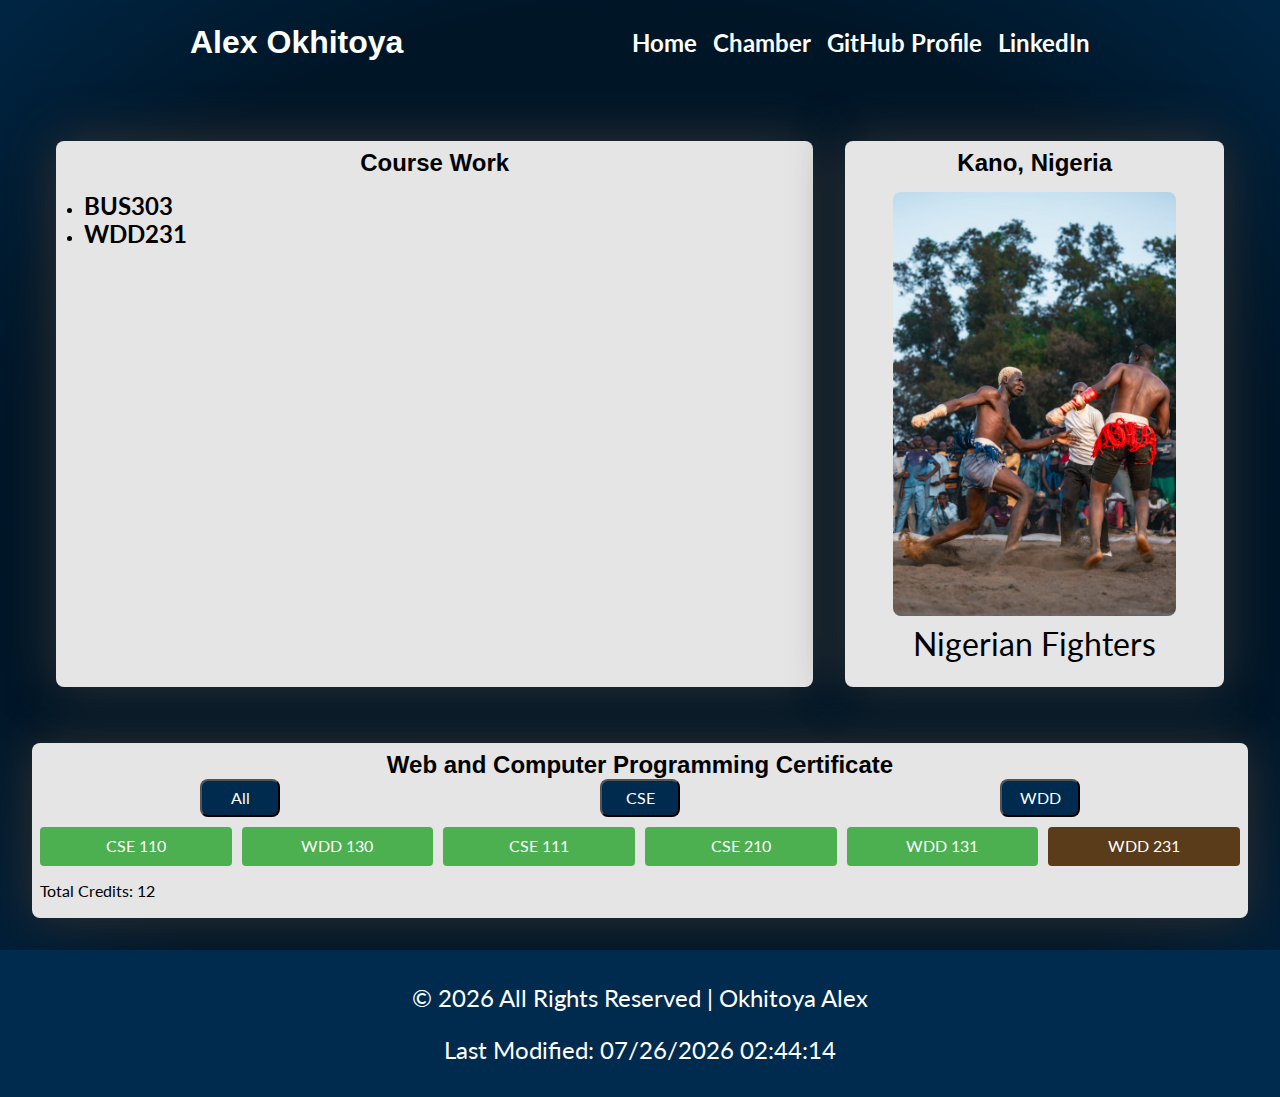
<file: index.html>
<!DOCTYPE html>
<html lang="en">
  <head>
    <meta charset="UTF-8">
    <meta name="viewport" content="width=device-width, initial-scale=1.0">
    <meta name="description" content="Alex Okhitoya's WDD231 Homepage">
    <meta name="author" content="Alex Okhitoya">
    <meta
      name="keywords"
      content="Homepage, WDD231, Alex Okhitoya, nav menu, course, certificate, Nigeria, boxing, fighters, Kano, Web and Computer Programming Certificate, CSE, WDD, CSE 110, WDD 130, CSE 111, CSE 210, WDD 131, WDD 231"
    />
    <script src="scripts/homepage.js" defer></script>
    <script src="scripts/getdates.js" defer></script>
    <link
      href="https://fonts.googleapis.com/css2?family=Lato:ital,wght@0,100;0,300;0,400;0,700;0,900;1,100;1,300;1,400;1,700;1,900&family=Roboto:ital,wght@0,100;0,300;0,400;0,500;0,700;0,900;1,100;1,300;1,400;1,500;1,700;1,900&family=Sansita:ital,wght@0,400;0,700;0,800;0,900;1,400;1,700;1,800;1,900&display=swap"
      rel="stylesheet"
    />
    <link rel="stylesheet" href="styles/normalize.css" />
    <link rel="stylesheet" href="styles/homepage.css" />
    <link rel="preconnect" href="https://fonts.googleapis.com" />
    <link rel="preconnect" href="https://fonts.gstatic.com" crossorigin />
    
    <title>WDD231 | Homepage - Alex Okhitoya</title>
  </head>
  <body>
    <header class="topnav wrapper">
      <div class="name">
        <h1>Alex Okhitoya</h1>
      </div>
      <nav>
        <button
          id="btnOpen"
          class="topnav_open"
          aria-expanded="false"
          aria-label="Open Navigation Menu"
        >
          <img
            src="images/hamburger.svg"
            alt="Open Menu"
            width="40"
            height="40"
          />
        </button>
        <div class="topnav_menu" role="dialog" aria-label="Navigation Menu">
          <button
            id="btnClose"
            class="topnav_close"
            aria-label="Close Navigation Menu"
          >
            <img
              src="images/close.svg"
              alt="Close Menu"
              width="28"
              height="27"
            />
          </button>
          <ul class="topnav_links">
            <li class="topnav_item">
              <a href="index.html" class="topnav_link">Home</a>
            </li>
            <li class="topnav_item">
              <a href="#" class="topnav_link">Chamber</a>
            </li>
            <li class="topnav_item">
              <a href="https://github.com/lexmanthefirst" class="topnav_link"
                >GitHub Profile</a
              >
            </li>
            <li class="topnav_item">
              <a
                href="https://linkedin.com/in/alex-okhitoya"
                class="topnav_link"
                >LinkedIn</a
              >
            </li>
          </ul>
        </div>
      </nav>
    </header>
    <main>
      <section class="main">
        <div class="coursework" aria-labelledby="coursework-heading">
          <h2 id="coursework-heading">Course Work</h2>
          <ul id="coursework-list">
            <li><a href="#">BUS303</a></li>
            <li><a href="#">WDD231</a></li>
          </ul>
        </div>

        <div class="location" aria-labelledby="location-heading">
          <h2 id="location-heading">Kano, Nigeria</h2>
          <figure>
            <picture>
              <source
                srcset="images/naija-boxing-medium.jpg"
                media="(max-width: 600px)"
              />
              <source
                srcset="images/naija-boxing-small.jpg"
                media="(min-width: 601px)"
              />
              <img
                src="images/naija-boxing-small.jpg"
                width="323"
                height="423"
                alt="Two Nigerians in a boxing contest"
              />
            </picture>
            <figcaption>Nigerian Fighters</figcaption>
          </figure>
        </div>
      </section>

      <section class="certificate" aria-labelledby="certificate-heading">
        <h2 id="certificate-heading">
          Web and Computer Programming Certificate
        </h2>
        <div class="buttons" role="group" aria-label="Course Filter Buttons">
          <button data-filter="all">All</button>
          <button data-filter="CSE">CSE</button>
          <button data-filter="WDD">WDD</button>
        </div>
        <div class="courses" aria-live="polite" id="course-list"></div>
        <p id="credit-count"></p>
      </section>
      <div class="overlay"></div>
      <dialog id="course-details"></dialog>
    </main>
    <footer>
      <p id="copywrite"></p>
      <p id="modified"></p>
    </footer>
  </body>
</html>
</file>
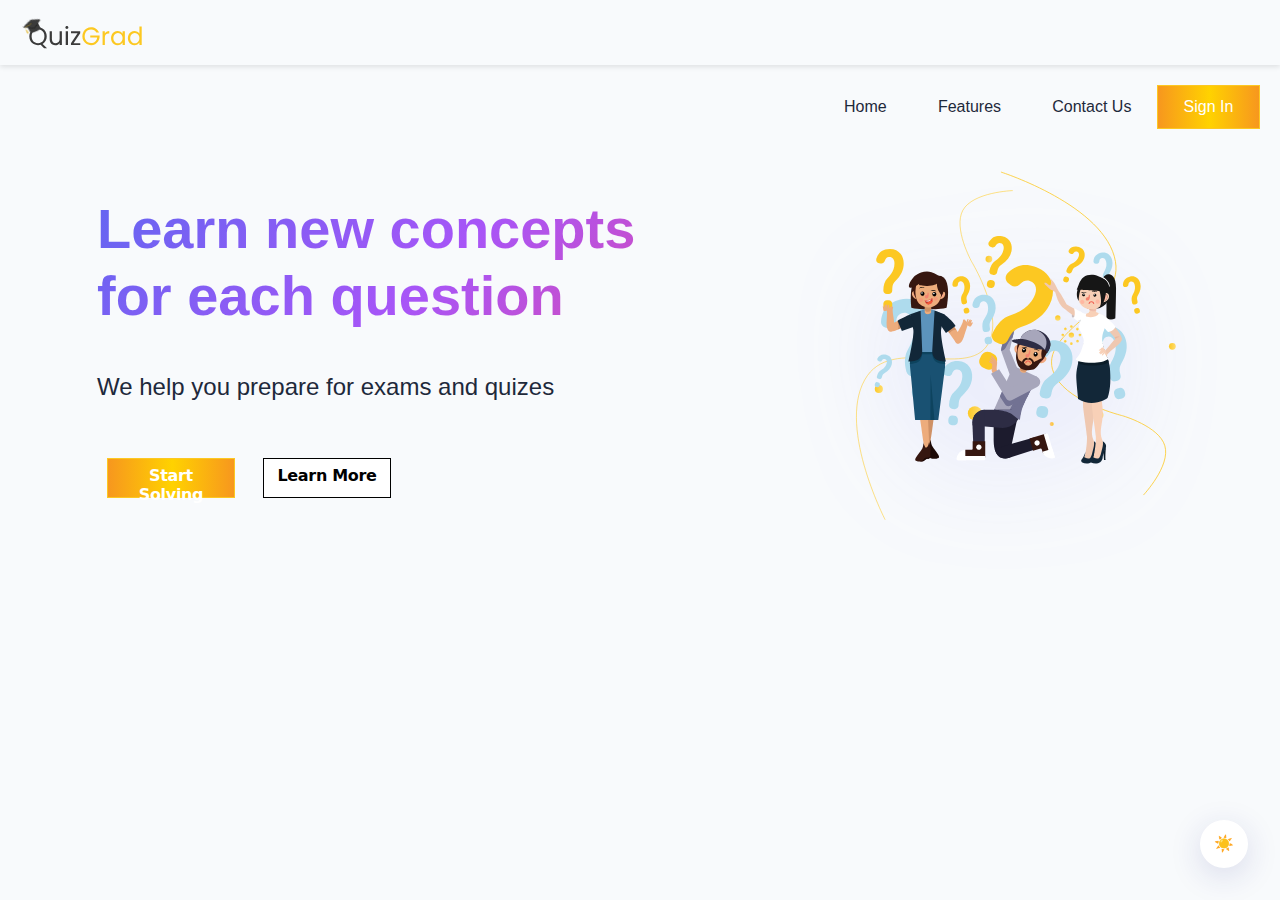
<file: project/index.html>
<!DOCTYPE html>
<html lang="en">
    <head>
        <meta charset="UTF-8">
        <meta name="viewport" content="width=device-width, initial-scale=1.0" >
      
        <meta property="og:title" content="Homepage | MyQuiz App">
        <meta property="og:type" content="website">
        <meta property="og:image" content="https://lexmanthefirst.github.io/wdd231/project/images/quizgrad-logo.svg">
      
        <meta property="og:url" content="https://lexmanthefirst.github.io/wdd231/project/index.html">
      
        <meta property="og:description" content="MyQuiz Project Homepage">
        <meta property="fb:app_id" content="your-app-id-here">
      
        <title>Home | MyQuiz</title>
        <meta name="description" content="MyQuiz, Home Page, Project, Quiz" >
        <meta name="author" content="Alex Okhitoya">
      
        <link rel="preconnect" href="https://fonts.googleapis.com">
        <link rel="preconnect" href="https://fonts.gstatic.com" crossorigin>
        <link rel="preload" href="https://fonts.googleapis.com/css2?family=Open+Sans&family=Poppins:wght@400;700&display=swap" as="style" onload="this.onload=null;this.rel='stylesheet'">
        <noscript>
          <link rel="stylesheet" href="https://fonts.googleapis.com/css2?family=Open+Sans&family=Poppins:wght@400;700&display=swap">
        </noscript>
      
        <link rel="stylesheet" href="styles/normalize.css">
        <link rel="stylesheet" href="styles/general.css" >
        <link rel="stylesheet" href="styles/home.css" >

        
        <script src="scripts/home.js" type="module"></script>
        <link rel="icon" href="images/myquiz.ico" sizes="32x48" type="image/ico">
    

    </head>
<body>
  <header>
   
    <img src="images/quizgrad.svg" alt="QuizGrad Logo" width="80" height="40" >

  
    <div class="menu-bars" id="menu-bars" aria-label="Toggle menu" aria-expanded="false" role="button">
      <div class="bar1"></div>
      <div class="bar2"></div>
      <div class="bar3"></div>
    </div>
  </header>
  <nav id="animateme" aria-label="Primary navigation">
    <ul class="menuLinks">
        <li  class="current-menu-item"><a href="./index.html" aria-current="true">Home</a></li>
      <li><a href="./features.html" title="Myqyuiz features">Features</a></li>
      <li><a href="./contact.html" title="Contact us">Contact Us</a></li>
      <li class="login-btn"><a href="./login.html" title="Sign in to Account">Sign In</a></li>
    </ul>
  </nav>
<main>
  <section class="call-to-action-wrapper">
      <div class="call-to-action">
        <h1>Learn new concepts <br> for each question</h1>
        <h2>We help you prepare for exams and quizes</h2>
       <div class="cta-btns">
        <a href="quiz.html" class="cta-btn">Start Solving</a>
      
        <a href="features.html" class="learn-more-btn">Learn More</a>
       </div>
      </div>
  
   <div class="hero-image-container">
    <picture>
      <source media="(max-width: 600px)" srcset="images/quizgrad-hero.svg">
      <source media="(max-width: 800px)" srcset="images/quizgrad-hero.svg">
      <source media="(max-width: 1200px)" srcset="images/quizgrad-hero.svg">
      <source media="(min-width: 1201px)" srcset="images/quizgrad-hero.svg">
      <img class="hero-home-img" src="images/quizgrad-hero.svg" alt="Quiz grad Hero Image" loading="lazy">
    </picture>
   </div>
  
  </section>
    <div class="theme-toggle">
      <button id="theme-btn" aria-label="Toggle theme">🌙</button>
    </div>
</main>
 
</body>
</html>
</file>
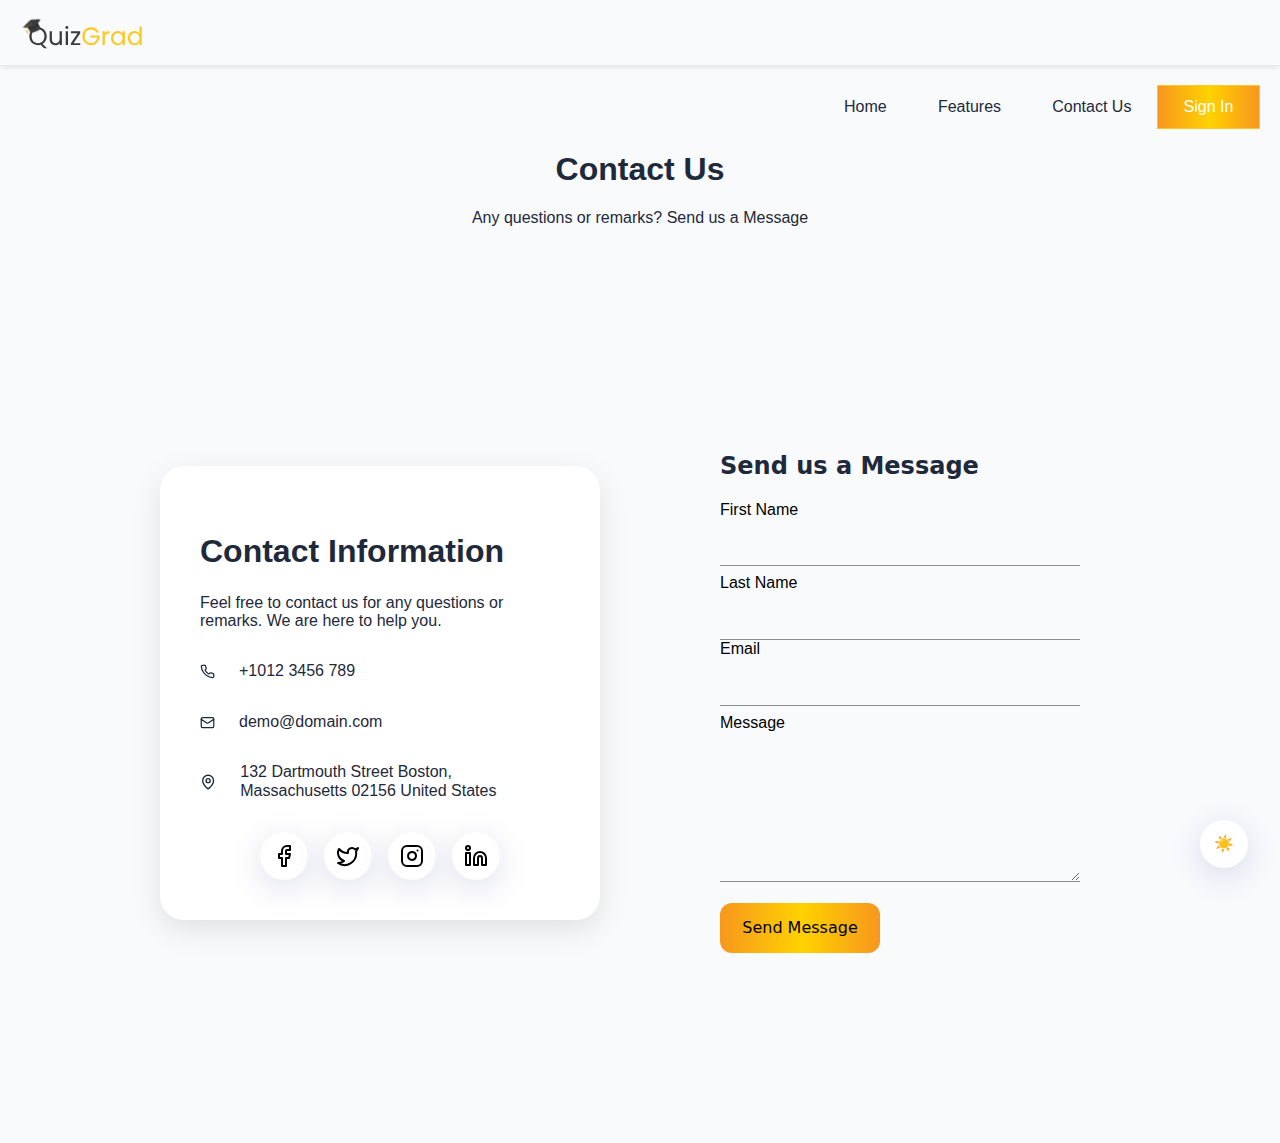
<file: project/contact.html>
<!DOCTYPE html>
<html lang="en">
    <head>
        <meta charset="UTF-8">
        <meta name="viewport" content="width=device-width, initial-scale=1.0" >
      
        <meta property="og:title" content="Contact Us | MyQuiz App">
        <meta property="og:type" content="website">
        <meta property="og:image" content="https://lexmanthefirst.github.io/wdd231/project/images/quizgrad-logo.svg">
      
        <meta property="og:url" content="https://lexmanthefirst.github.io/wdd231/project/contact.html">
      
        <meta property="og:description" content="MyQuiz Project Contact Us Page">
        <meta property="fb:app_id" content="your-app-id-here">
      
        <title>Home | MyQuiz</title>
        <meta name="description" content="MyQuiz, Contact us, information, form, Project, Quiz" >
        <meta name="author" content="Alex Okhitoya">
      
        <link rel="preconnect" href="https://fonts.googleapis.com">
        <link rel="preconnect" href="https://fonts.gstatic.com" crossorigin>
        <link rel="preload" href="https://fonts.googleapis.com/css2?family=Open+Sans&family=Poppins:wght@400;700&display=swap" as="style" onload="this.onload=null;this.rel='stylesheet'">
        <noscript>
          <link rel="stylesheet" href="https://fonts.googleapis.com/css2?family=Open+Sans&family=Poppins:wght@400;700&display=swap">
        </noscript>
      
        <link rel="stylesheet" href="styles/normalize.css">
        <link rel="stylesheet" href="styles/general.css" >
        <link rel="stylesheet" href="styles/contact.css" >

        
        <script src="scripts/contact.js" type="module"></script>
        <link rel="icon" href="images/myquiz.ico" sizes="32x48" type="image/ico">
    

    </head>
<body>
  <header>
   
    <img src="images/quizgrad.svg" alt="QuizGrad Logo" width="80" height="40" >

  
    <div class="menu-bars" id="menu-bars" aria-label="Toggle menu" aria-expanded="false" role="button">
      <div class="bar1"></div>
      <div class="bar2"></div>
      <div class="bar3"></div>
    </div>
  </header>
  <nav id="animateme" aria-label="Primary navigation">
    <ul class="menuLinks">
        <li  class="current-menu-item"><a href="./index.html">Home</a></li>
      <li><a href="./features.html" title="Features">Features</a></li>
      <li><a href="./contact.html" title="Contact us" aria-current="true">Contact Us</a></li>
      <li class="login-btn"><a href="./login.html" title="Sign in to account">Sign In</a></li>
    </ul>
  </nav>
<main>
    <h1>Contact Us</h1>
    <p>Any questions or remarks? Send us a Message</p>
    <section class="contact-us-wrapper">
        <div class="contact-info">
            <h2>Contact Information</h2>
            <p>Feel free to contact us for any questions or remarks. We are here to help you.</p>

            <div class="contact-group"><svg xmlns="http://www.w3.org/2000/svg" width="15" height="15" viewBox="0 0 24 24" fill="none" stroke="currentColor" stroke-width="2" stroke-linecap="round" stroke-linejoin="round" class="lucide lucide-phone"><path d="M22 16.92v3a2 2 0 0 1-2.18 2 19.79 19.79 0 0 1-8.63-3.07 19.5 19.5 0 0 1-6-6 19.79 19.79 0 0 1-3.07-8.67A2 2 0 0 1 4.11 2h3a2 2 0 0 1 2 1.72 12.84 12.84 0 0 0 .7 2.81 2 2 0 0 1-.45 2.11L8.09 9.91a16 16 0 0 0 6 6l1.27-1.27a2 2 0 0 1 2.11-.45 12.84 12.84 0 0 0 2.81.7A2 2 0 0 1 22 16.92z"/></svg> <p>+1012 3456 789</p></div>
           
            <div class="contact-group"> <svg xmlns="http://www.w3.org/2000/svg" width="15" height="15" viewBox="0 0 24 24" fill="none" stroke="currentColor" stroke-width="2" stroke-linecap="round" stroke-linejoin="round" class="lucide lucide-mail"><rect width="20" height="16" x="2" y="4" rx="2"/><path d="m22 7-8.97 5.7a1.94 1.94 0 0 1-2.06 0L2 7"/></svg> <p>demo@domain.com</p> </div>
            
            <div class="contact-group"><svg xmlns="http://www.w3.org/2000/svg" width="24" height="24" viewBox="0 0 24 24" fill="none" stroke="currentColor" stroke-width="2" stroke-linecap="round" stroke-linejoin="round" class="lucide lucide-map-pin"><path d="M20 10c0 4.993-5.539 10.193-7.399 11.799a1 1 0 0 1-1.202 0C9.539 20.193 4 14.993 4 10a8 8 0 0 1 16 0"/><circle cx="12" cy="10" r="3"/></svg> <p>132 Dartmouth Street Boston, Massachusetts 02156 United States</p> </div>
            <div class="social-icons">
                <a href="#" aria-label="Facebook"><svg xmlns="http://www.w3.org/2000/svg" width="24" height="24" viewBox="0 0 24 24" fill="none" stroke="currentColor" stroke-width="2" stroke-linecap="round" stroke-linejoin="round" class="lucide lucide-facebook"><path d="M18 2h-3a5 5 0 0 0-5 5v3H7v4h3v8h4v-8h3l1-4h-4V7a1 1 0 0 1 1-1h3z"/></svg></a>
                <a href="#" aria-label="Twitter"><svg xmlns="http://www.w3.org/2000/svg" width="24" height="24" viewBox="0 0 24 24" fill="none" stroke="currentColor" stroke-width="2" stroke-linecap="round" stroke-linejoin="round" class="lucide lucide-twitter"><path d="M22 4s-.7 2.1-2 3.4c1.6 10-9.4 17.3-18 11.6 2.2.1 4.4-.6 6-2C3 15.5.5 9.6 3 5c2.2 2.6 5.6 4.1 9 4-.9-4.2 4-6.6 7-3.8 1.1 0 3-1.2 3-1.2z"/></svg></a>
                <a href="#" aria-label="Instagram"><svg xmlns="http://www.w3.org/2000/svg" width="24" height="24" viewBox="0 0 24 24" fill="none" stroke="currentColor" stroke-width="2" stroke-linecap="round" stroke-linejoin="round" class="lucide lucide-instagram"><rect width="20" height="20" x="2" y="2" rx="5" ry="5"/><path d="M16 11.37A4 4 0 1 1 12.63 8 4 4 0 0 1 16 11.37z"/><line x1="17.5" x2="17.51" y1="6.5" y2="6.5"/></svg></a>
                <a href="#" aria-label="LinkedIn"><svg xmlns="http://www.w3.org/2000/svg" width="24" height="24" viewBox="0 0 24 24" fill="none" stroke="currentColor" stroke-width="2" stroke-linecap="round" stroke-linejoin="round" class="lucide lucide-linkedin"><path d="M16 8a6 6 0 0 1 6 6v7h-4v-7a2 2 0 0 0-2-2 2 2 0 0 0-2 2v7h-4v-7a6 6 0 0 1 6-6z"/><rect width="4" height="12" x="2" y="9"/><circle cx="4" cy="4" r="2"/></svg></a>
            </div>
        </div>
        <div class="contact-form-container">
            <h2>Send us a Message</h2>
            <form id="contactForm" method="GET" action="thankyou.html">
                <div class="input-group">
                    <label for="first_name">First Name
                        <input type="text" id="first_name" name="first_name" autocomplete="given-name" required>
                    </label>
                   
                </div>
                <div class="inp`ut-group">
                    <label for="last_name">Last Name
                        <input type="text" id="last_name" name="last_name" autocomplete="family-name" required>
                    </label>
                    
                </div>
                <div class="input-group">
                    <label for="email">Email
                        <input type="email" id="email" name="email" autocomplete="email" required>
                    </label>
                    
                </div>
                <div class="textarea-group">
                    <label for="message">Message
                        <textarea id="message" name="message" required></textarea>
                    </label>
                    
                </div>
                <div class="submit-btn-container">
                    <button type="submit" value="Send Message" id="contact-btn">Send Message</button>
                </div>
            </form>
        </div>
        <div class="theme-toggle">
            <button id="theme-btn" aria-label="Toggle theme">🌙</button>
          </div>
    </section>
</main>
</body>
</html>
</file>
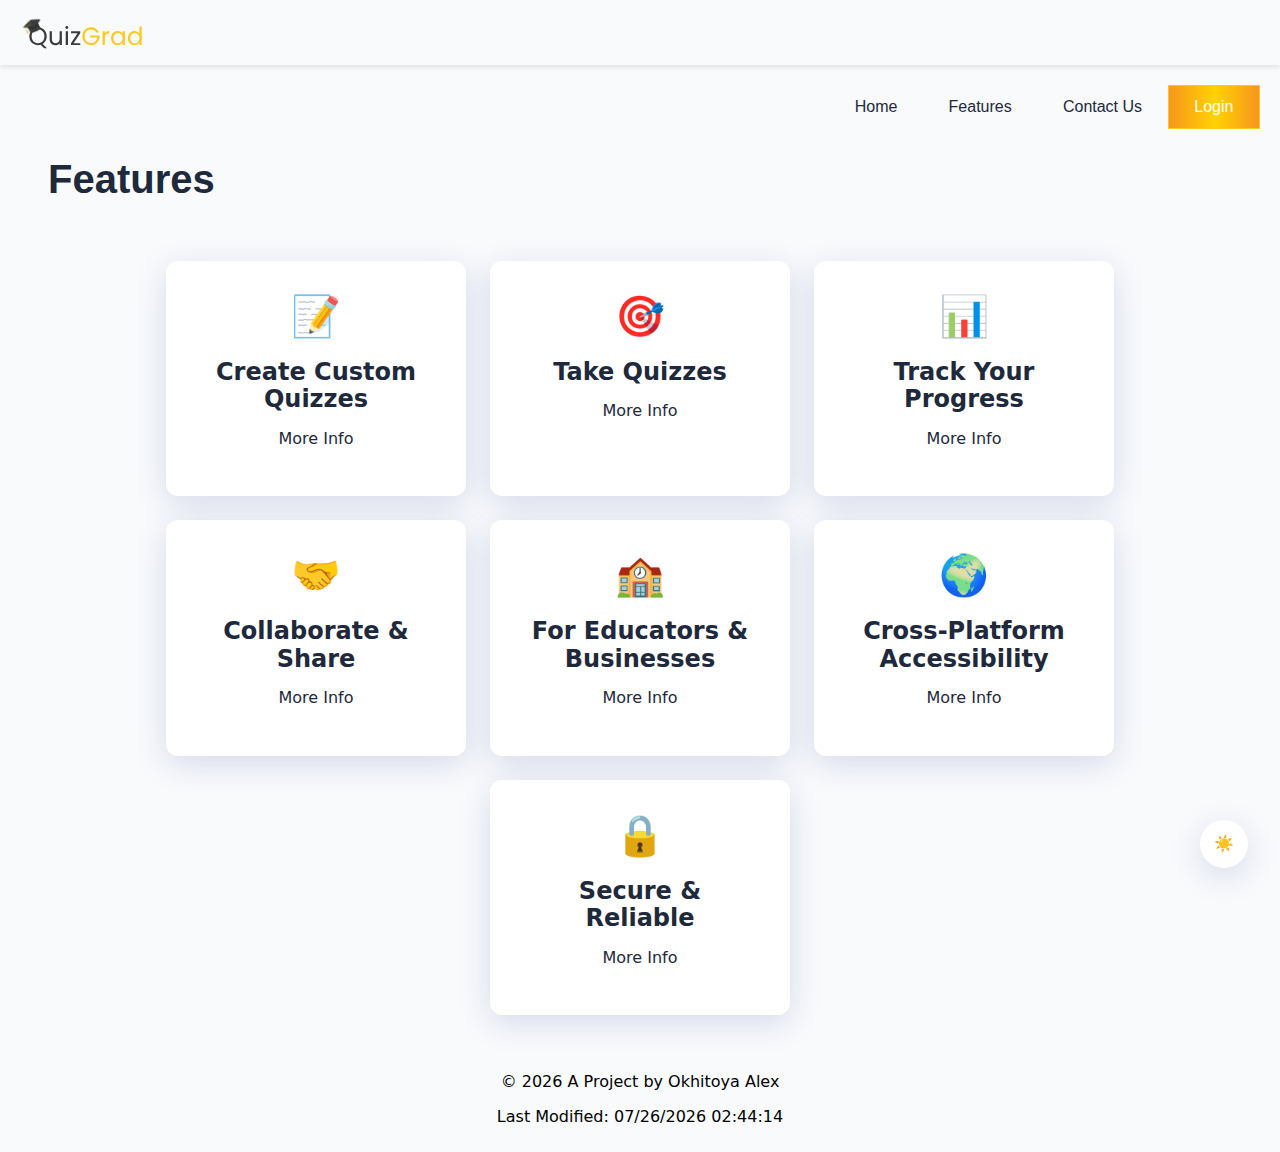
<file: project/features.html>
<!DOCTYPE html>
<html lang="en">
    <head>
        <meta charset="UTF-8">
        <meta name="viewport" content="width=device-width, initial-scale=1.0" >
      
        <meta property="og:title" content="Features | MyQuiz App">
        <meta property="og:type" content="website">
        <meta property="og:image" content="https://lexmanthefirst.github.io/wdd231/project/images/quizgrad-logo.svg">
      
        <meta property="og:url" content="https://lexmanthefirst.github.io/wdd231/project/features.html">
      
        <meta property="og:description" content="MyQuiz Project Features Page">
        <meta property="fb:app_id" content="your-app-id-here">
      
        <title>Features | MyQuiz</title>
        <meta name="description" content="MyQuiz, Site Plan, Project, Quiz" >
        <meta name="author" content="Alex Okhitoya">
      
        <link rel="preconnect" href="https://fonts.googleapis.com">
        <link rel="preconnect" href="https://fonts.gstatic.com" crossorigin>
        <link rel="preload" href="https://fonts.googleapis.com/css2?family=Open+Sans&family=Poppins:wght@400;700&display=swap" as="style" onload="this.onload=null;this.rel='stylesheet'">
        <noscript>
          <link rel="stylesheet" href="https://fonts.googleapis.com/css2?family=Open+Sans&family=Poppins:wght@400;700&display=swap">
        </noscript>
      
        <link rel="stylesheet" href="styles/normalize.css">
        <link rel="stylesheet" href="styles/general.css" >
        <link rel="stylesheet" href="styles/features.css" >

        
        <script src="scripts/features.js" type="module"></script>
        <link rel="icon" href="images/myquiz.ico" sizes="32x48" type="image/ico">
    

    </head>
<body>
  <header>
   
    <img src="images/quizgrad.svg" alt="QuizGrad Logo" width="80" height="40" >

  
    <div class="menu-bars" id="menu-bars" aria-label="Toggle menu" aria-expanded="false" role="button">
      <div class="bar1"></div>
      <div class="bar2"></div>
      <div class="bar3"></div>
    </div>
  </header>
  <nav id="animateme" aria-label="Primary navigation">
    <ul class="menuLinks">
        <li aria-current="false"><a href="./index.html">Home</a></li>
      <li class="current-menu-item" aria-current="true"><a href="./features.html" title="Features">Features</a></li>
      <li><a href="./contact.html" title="Contact us" aria-current="false">Contact Us</a></li>
      <li class="login-btn" aria-current="false"><a href="./login.html" title="Login" >Login</a></li>
    </ul>
  </nav>
 <main>
    <h1>Features</h1>
  <section id="features">
    <dialog id="features-modal"></dialog>
  </section>
  <div class="theme-toggle">
    <button id="theme-btn" aria-label="Toggle theme">🌙</button>
  </div>
 </main>
 
 <footer>
  <p id="copywrite"></p>
    <p id="modified"></p>
</footer>
</body>
</html>
</file>
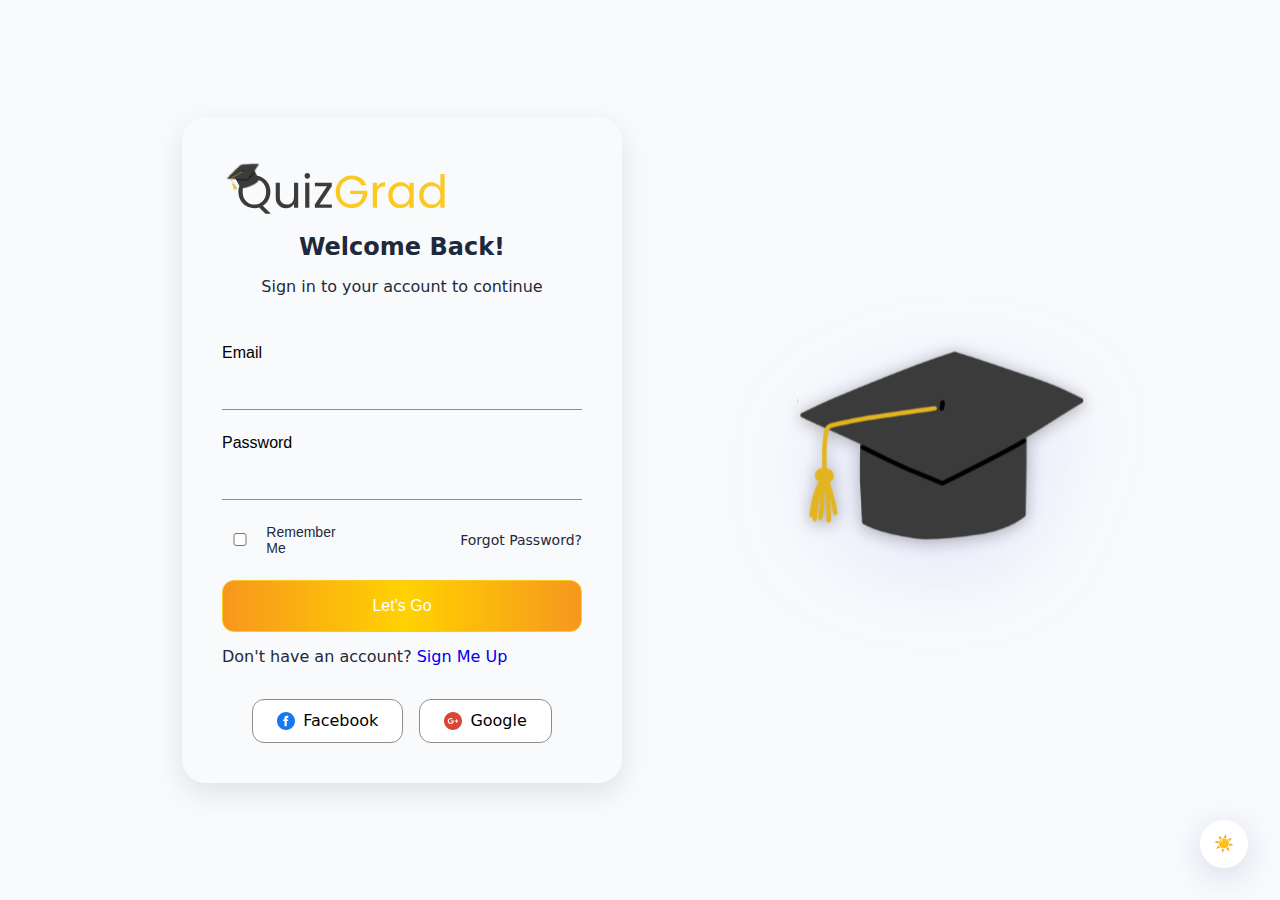
<file: project/login.html>
<!DOCTYPE html>
<html lang="en">
  <head>
    <meta charset="UTF-8">
    <meta name="viewport" content="width=device-width, initial-scale=1.0">

    <meta property="og:title" content="Sign in to your account | MyQuiz App">
    <meta property="og:type" content="website">
    <meta property="og:image" content="https://lexmanthefirst.github.io/wdd231/project/images/quizgrad-logo.svg">

    <meta property="og:url" content="https://lexmanthefirst.github.io/wdd231/project/login.html">

    <meta property="og:description" content="MyQuiz Project Sign in Page">
    <meta property="fb:app_id" content="your-app-id-here">

    <title>Login | MyQuiz</title>
    <meta
      name="description"
      content="MyQuiz, Site Plan, Project, Quiz sign in, sign up, login"
    />
    <meta name="author" content="Alex Okhitoya">

    <link rel="preconnect" href="https://fonts.googleapis.com">
    <link rel="preconnect" href="https://fonts.gstatic.com" crossorigin>
    <link
      rel="preload"
      href="https://fonts.googleapis.com/css2?family=Open+Sans&family=Poppins:wght@400;700&display=swap"
      as="style"
      onload="this.onload=null;this.rel='stylesheet'"
    />
    <noscript>
      <link
        rel="stylesheet"
        href="https://fonts.googleapis.com/css2?family=Open+Sans&family=Poppins:wght@400;700&display=swap"
      />
    </noscript>

    <link rel="stylesheet" href="styles/normalize.css">
    <link rel="stylesheet" href="styles/general.css" >
    <link rel="stylesheet" href="styles/login.css" >

    <script src="scripts/login.js" type="module"></script>
    <link rel="icon" href="images/myquiz.ico" sizes="32x48" type="image/ico">
  </head>
  <body>
    <main>
      <section class="login-wrapper">
        <div class="login-container">
          <div class="logo"><img src="./images/quizgrad-logo.svg" alt=""></div>
          <div class="welcome-text">
            <h1></h1>
            <p>Sign in to your account to continue</p>
          </div>
          <form action="#" method="POST" id="loginForm">
            <div class="input-group">
              <label for="email">Email</label>
              <input type="email" id="email" name="email" required>
            </div>
            <div class="input-group">
              <label for="password">Password</label>
              <input type="password" id="password" name="password" required >
            </div>
            <div class="options">
              <label class="checkbox-label">
                <input type="checkbox">
                Remember Me
              </label>
              <a href="#" class="forgot-password">Forgot Password?</a>
            </div>
            <input type="hidden" name="timestamp" id="timestamp" value="">
            <button type="submit" id="submit" class="login-btn">Let's Go</button>
            <div class="signup">
              <p>Don't have an account? <a href="./signup.html">Sign Me Up</a></p>
            </div>

            <div class="social-login">
              <button class="social-btn">
                  <svg xmlns="http://www.w3.org/2000/svg" width="18" height="18" viewBox="0 0 24 24" fill="#1877F2">
                      <path d="M12 0c-6.627 0-12 5.373-12 12s5.373 12 12 12 12-5.373 12-12-5.373-12-12-12zm3 8h-1.35c-.538 0-.65.221-.65.778v1.222h2l-.209 2h-1.791v7h-3v-7h-2v-2h2v-2.308c0-1.769.931-2.692 3.029-2.692h1.971v3z"/>
                  </svg>
                  Facebook
              </button>
              <button class="social-btn">
                  <svg xmlns="http://www.w3.org/2000/svg" width="18" height="18" viewBox="0 0 24 24" fill="#DB4437">
                      <path d="M12 0c-6.627 0-12 5.373-12 12s5.373 12 12 12 12-5.373 12-12-5.373-12-12-12zm-2.917 16.083c-2.258 0-4.083-1.825-4.083-4.083s1.825-4.083 4.083-4.083c1.103 0 2.024.402 2.735 1.067l-1.107 1.068c-.304-.292-.834-.63-1.628-.63-1.394 0-2.531 1.155-2.531 2.579 0 1.424 1.138 2.579 2.531 2.579 1.616 0 2.224-1.162 2.316-1.762h-2.316v-1.4h3.855c.036.204.064.408.064.677.001 2.332-1.563 3.988-3.919 3.988zm9.917-3.5h-1.75v1.75h-1.167v-1.75h-1.75v-1.166h1.75v-1.75h1.167v1.75h1.75v1.166z"/>
                  </svg>
                  Google
              </button>
          </div>
          </form>
        </div>
        <div class="login-image-wrapper">
          <img src="images/login_image.svg" alt="This image is a floating graduation hat" />
        </div>
      </section>
      <div class="theme-toggle">
        <button id="theme-btn" aria-label="Toggle theme">🌙</button>
      </div>
    </main>
  </body>
</html>
</file>
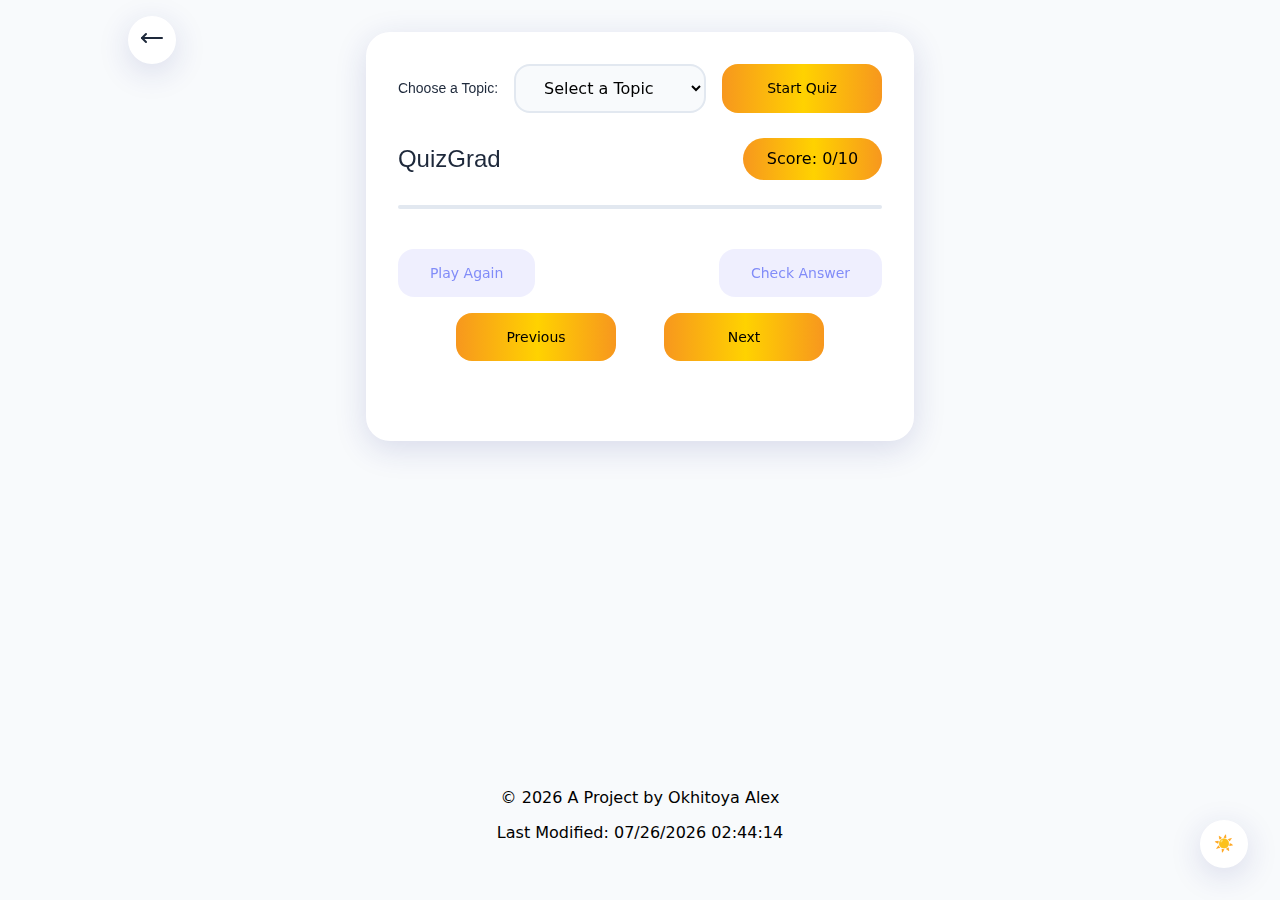
<file: project/quiz.html>
<!DOCTYPE html>
<html lang="en">
    <head>
        <meta charset="UTF-8">
        <meta name="viewport" content="width=device-width, initial-scale=1.0" >
      
        <meta property="og:title" content="MyQuiz App">
        <meta property="og:type" content="website">
        <meta property="og:image" content="https://lexmanthefirst.github.io/wdd231/project/images/quizgrad-logo.svg">
      
        <meta property="og:url" content="https://lexmanthefirst.github.io/wdd231/project/quiz.html">
      
        <meta property="og:description" content="MyQuiz Project Quiz Page">
        <meta property="fb:app_id" content="your-app-id-here">
      
        <title>MyQuiz</title>
        <meta name="description" content="MyQuiz, Site Plan, Project, Quiz, questions, answers" >
        <meta name="author" content="Alex Okhitoya">
      
        <link rel="preconnect" href="https://fonts.googleapis.com">
        <link rel="preconnect" href="https://fonts.gstatic.com" crossorigin>
        <link rel="preload" href="https://fonts.googleapis.com/css2?family=Open+Sans&family=Poppins:wght@400;700&display=swap" as="style" onload="this.onload=null;this.rel='stylesheet'">
        <noscript>
          <link rel="stylesheet" href="https://fonts.googleapis.com/css2?family=Open+Sans&family=Poppins:wght@400;700&display=swap">
        </noscript>
      
        <link rel="stylesheet" href="styles/quiz.css" >
        <link rel="stylesheet" href="styles/general.css" >
        <link rel="stylesheet" href="styles/normalize.css" >
        
        <script src="scripts/quiz.js" type="module"></script>
    

    </head>
<body>
    
<main>
  <div class="previous-page-toggle">
    <button id="previous-btn" aria-label="Goto Previous page"><svg xmlns="http://www.w3.org/2000/svg" width="24" height="24" viewBox="0 0 24 24" fill="none" stroke="currentColor" stroke-width="2" stroke-linecap="round" stroke-linejoin="round" class="lucide lucide-move-left"><path d="M6 8L2 12L6 16"/><path d="M2 12H22"/></svg></button>
  </div>
  <div class="quiz-container" id="quiz-container">
    
    <div class="topic-selection" id="topic-selection">
     
      <label for="category-select">Choose a Topic:</label>
      <select id="category-select">
          <option value="">Select a Topic</option>
          <option value="9">General Knowledge</option>
          <option value="17">Science & Nature</option>
          <option value="18">Computers</option>
          <option value="22">Geography</option>
          <option value="23">History</option>
          <option value="27">Animals</option>
      </select>
      <button id="start-quiz">Start Quiz</button>
    </div>
    <div class="quiz-header">
        <h1>QuizGrad</h1>
        <div class="score-container">
            Score: <span id="correct-score">0</span>/<span id="total-question">10</span>
        </div>
    </div>

    <div class="progress-bar">
        <div class="progress" style="width: 0%"></div>
    </div>

    <div class="question-box">
        <div class="question-text" id="question"></div>
        <div class="quiz-options" id="options"></div>
    </div>

    <div class="controls">
        <div class="flex-gap">
          <button class="btn btn-secondary hidden" id="play-again">Play Again</button>
            <button class="btn btn-secondary" id="check-answer">Check Answer</button>
        </div>
        <div class="next-prev-btns">
          <button id="prev-question" class="hidden">Previous</button>
          <button id="next-question" class="hidden">Next</button>

        </div>
    </div>

    <div id="result" class="result-message"></div>
</div>
  <div class="theme-toggle">
    <button id="theme-btn" aria-label="Toggle theme">🌙</button>
  </div>

</main>

<footer>
  <p id="copywrite"></p>
  <p id="modified"></p>
</footer>
</body>
</html>
</file>
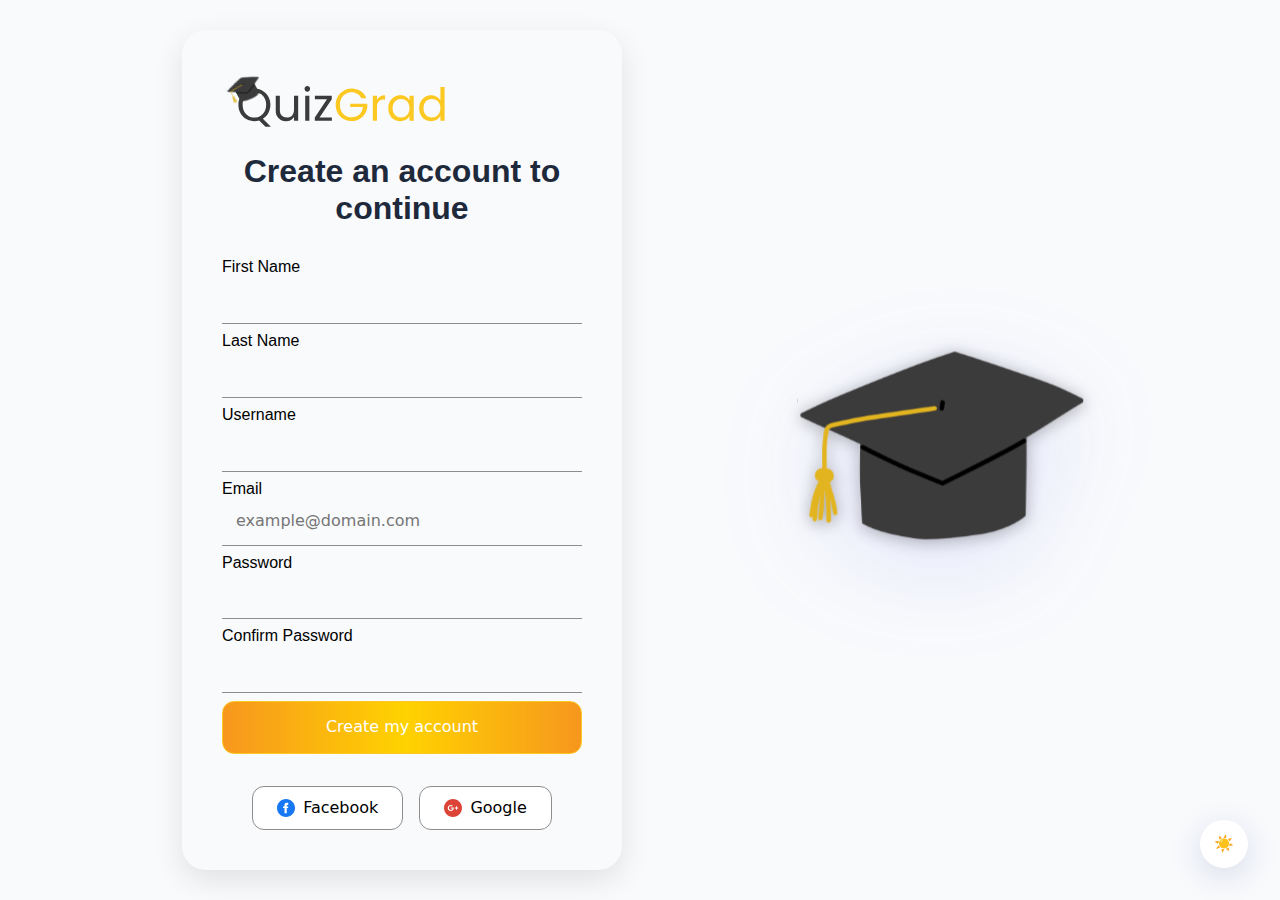
<file: project/signup.html>
<!DOCTYPE html>
<html lang="en">
  <head>
    <meta charset="UTF-8">
    <meta name="viewport" content="width=device-width, initial-scale=1.0">

    <meta property="og:title" content="Create Your account | MyQuiz App">
    <meta property="og:type" content="website">
    <meta property="og:image" content="https://lexmanthefirst.github.io/wdd231/project/images/quizgrad-logo.svg">

    <meta property="og:url" content="https://lexmanthefirst.github.io/wdd231/project/signup.html">

    <meta property="og:description" content="MyQuiz Project Account creation">
    <meta property="fb:app_id" content="your-app-id-here">

    <title>Sign Up | MyQuiz</title>
    <meta
      name="description"
      content="MyQuiz, Site Plan, Project, Quiz sign in, sign up, login"
    />
    <meta name="author" content="Alex Okhitoya">

    <link rel="preconnect" href="https://fonts.googleapis.com">
    <link rel="preconnect" href="https://fonts.gstatic.com" crossorigin>
    <link
      rel="preload"
      href="https://fonts.googleapis.com/css2?family=Open+Sans&family=Poppins:wght@400;700&display=swap"
      as="style"
      onload="this.onload=null;this.rel='stylesheet'"
    />
    <noscript>
      <link
        rel="stylesheet"
        href="https://fonts.googleapis.com/css2?family=Open+Sans&family=Poppins:wght@400;700&display=swap"
      />
    </noscript>
    <link rel="stylesheet" href="styles/normalize.css">
    <link rel="stylesheet" href="styles/general.css" >
    <link rel="stylesheet" href="styles/signup.css" >

    <script src="scripts/signup.js" type="module"></script>
    <link rel="icon" href="images/myquiz.ico" sizes="32x48" type="image/ico">
  </head>
  <body>
    <main>
      <section class="signup-wrapper">
        <div class="signup-container">
          <div class="logo"><img src="./images/quizgrad-logo.svg" alt=""></div>
          <div class="welcome-text">

            <h1>Create an account to continue</h1>
          </div>
          <form action="thankyou.html" method="GET" id="signupForm">
            <div class="input-group">
              <label for="first_name">First Name</label>
              <input type="text" id="first_name" name="first_name" autocomplete="given-name" required>
            </div>
            <div class="input-group">
              <label for="last_name">Last Name</label>
              <input type="text" id="last_name" name="last_name" autocomplete="family-name" >
            </div>
            <div class="input-group">
              <label for="username">Username</label>
              <input type="text" id="username" name="username"  autocomplete="username"  pattern="[A-Za-z0-9\-_\.]{6,20}" required >
            </div>
            <div class="input-group">
              <label for="email">Email</label>
              <input type="email" id="email" name="email" placeholder="example@domain.com" autocomplete="email" required>
            </div>

            <div class="input-group">
              <label for="password">Password</label>
              <input type="password" id="password" name="confirm_password" required >
            </div>
        
            <div class="input-group">
              <label for="confirm_password">Confirm Password</label>
              <input type="password" id="confirm_password" name="confirm_password" required >
            </div>
        
            <input type="hidden" name="timestamp" id="timestamp" value="">
            <button type="submit" id="submit" class="signup-btn">Create my account</button>
            

            <div class="social-signup">
              <button class="social-btn">
                  <svg xmlns="http://www.w3.org/2000/svg" width="18" height="18" viewBox="0 0 24 24" fill="#1877F2">
                      <path d="M12 0c-6.627 0-12 5.373-12 12s5.373 12 12 12 12-5.373 12-12-5.373-12-12-12zm3 8h-1.35c-.538 0-.65.221-.65.778v1.222h2l-.209 2h-1.791v7h-3v-7h-2v-2h2v-2.308c0-1.769.931-2.692 3.029-2.692h1.971v3z"/>
                  </svg>
                  Facebook
              </button>
              <button class="social-btn">
                  <svg xmlns="http://www.w3.org/2000/svg" width="18" height="18" viewBox="0 0 24 24" fill="#DB4437">
                      <path d="M12 0c-6.627 0-12 5.373-12 12s5.373 12 12 12 12-5.373 12-12-5.373-12-12-12zm-2.917 16.083c-2.258 0-4.083-1.825-4.083-4.083s1.825-4.083 4.083-4.083c1.103 0 2.024.402 2.735 1.067l-1.107 1.068c-.304-.292-.834-.63-1.628-.63-1.394 0-2.531 1.155-2.531 2.579 0 1.424 1.138 2.579 2.531 2.579 1.616 0 2.224-1.162 2.316-1.762h-2.316v-1.4h3.855c.036.204.064.408.064.677.001 2.332-1.563 3.988-3.919 3.988zm9.917-3.5h-1.75v1.75h-1.167v-1.75h-1.75v-1.166h1.75v-1.75h1.167v1.75h1.75v1.166z"/>
                  </svg>
                  Google
              </button>
          </div>
          </form>
        </div>
        <div class="signup-image-wrapper">
          <img src="images/login_image.svg" alt="This image is a floating graduation hat" />
        </div>
      </section>
      <div class="theme-toggle">
        <button id="theme-btn" aria-label="Toggle theme">🌙</button>
      </div>
    </main>
  </body>
</html>
</file>
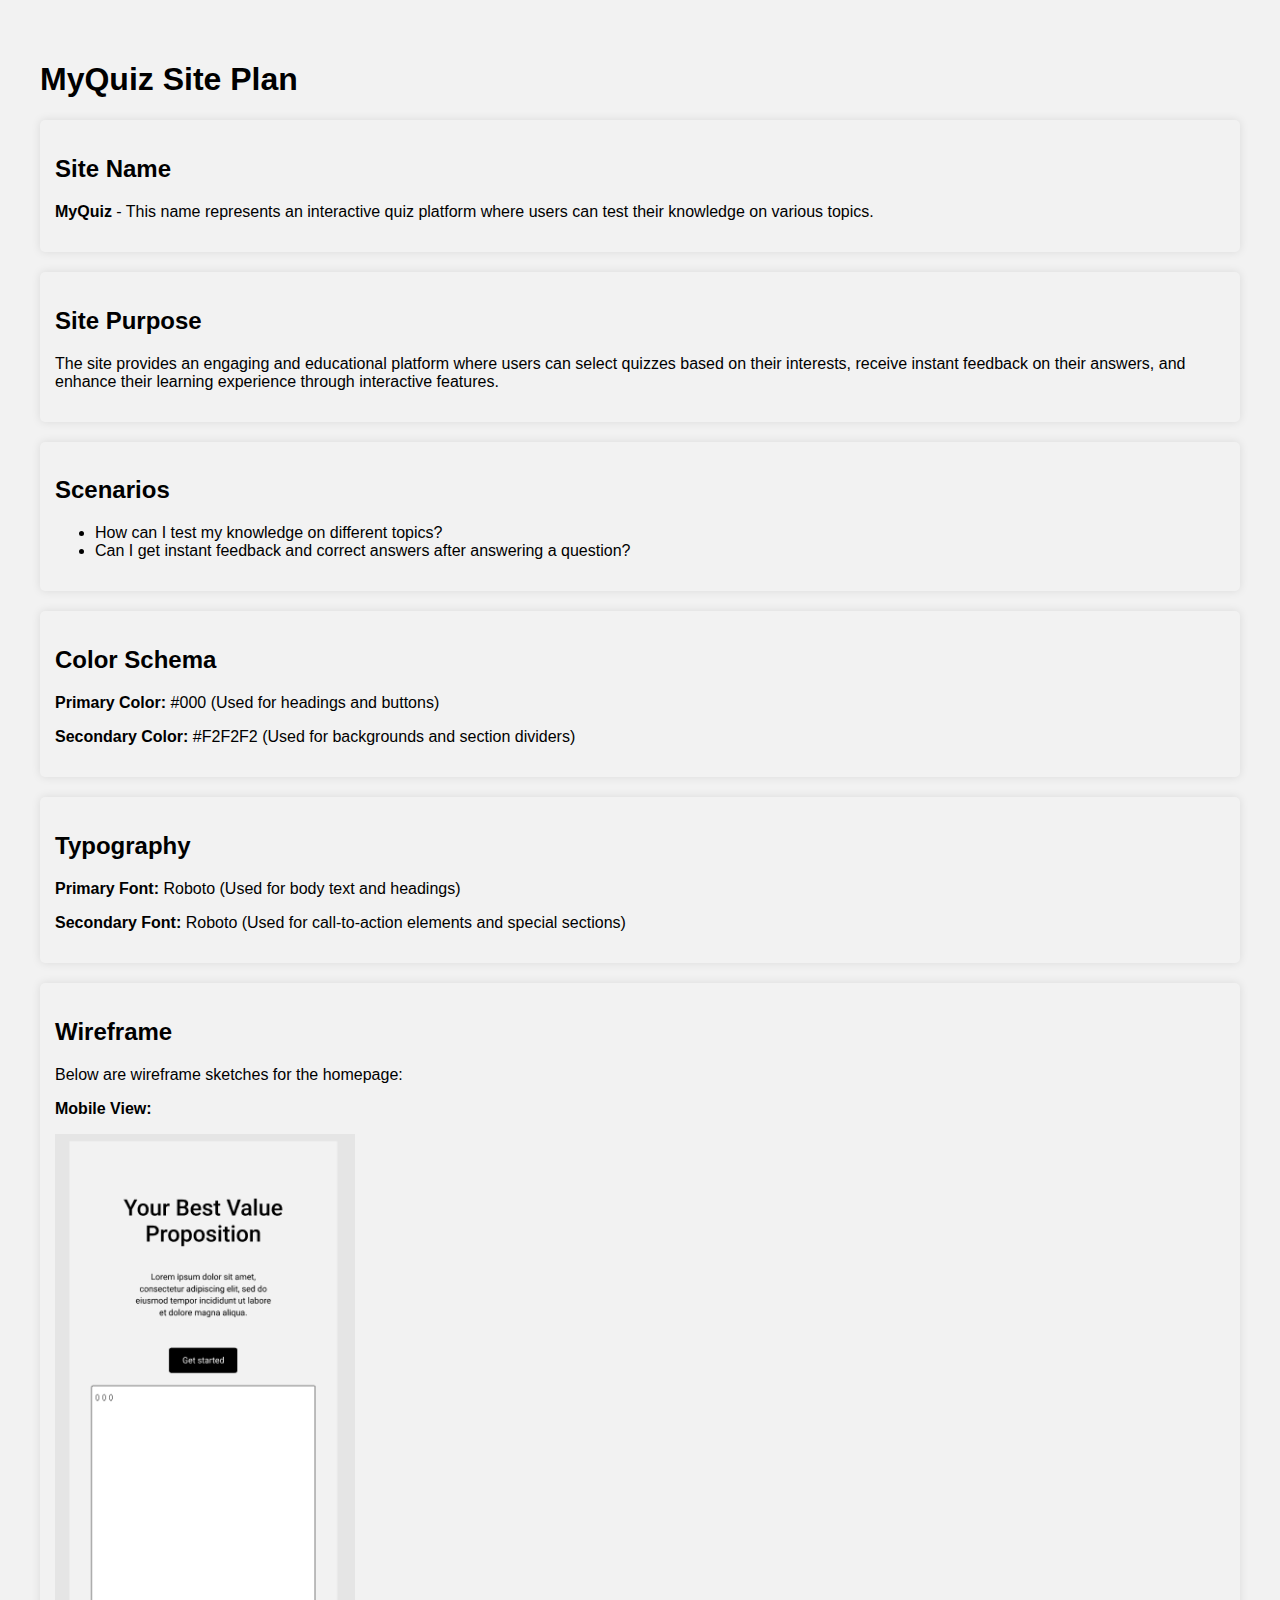
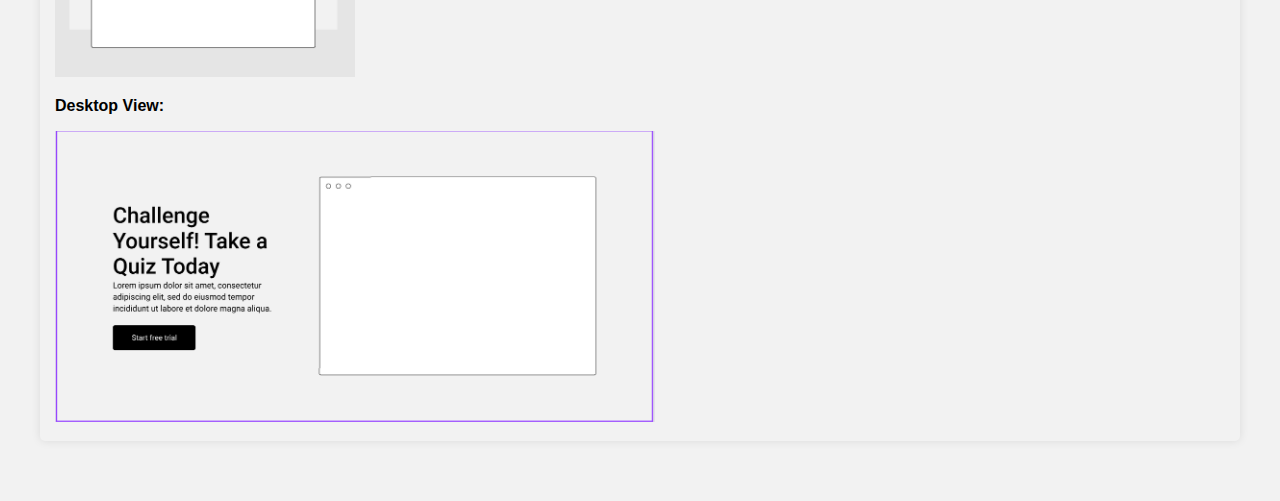
<file: project/siteplan.html>
<!DOCTYPE html>
<html lang="en">
    <head>
        <meta charset="UTF-8">
        <meta name="viewport" content="width=device-width, initial-scale=1.0" >
      
        <meta property="og:title" content="Site Plan | MyQuiz App">
        <meta property="og:type" content="website">
        <meta property="og:image" content="https://lexmanthefirst.github.io/wdd231/project/images/quizgrad-logo.svg">
      
        <meta property="og:url" content="https://lexmanthefirst.github.io/wdd231/project/siteplan.html">
      
        <meta property="og:description" content="MyQuiz Project Site Plan">
        <meta property="fb:app_id" content="your-app-id-here">
      
        <title>MyQuiz Project Site Plan</title>
        <meta name="description" content="MyQuiz, Site Plan, Project, Quiz" >
        <meta name="author" content="Alex Okhitoya">
      
        <link rel="preconnect" href="https://fonts.googleapis.com">
        <link rel="preconnect" href="https://fonts.gstatic.com" crossorigin>
        <link rel="preload" href="https://fonts.googleapis.com/css2?family=Open+Sans&family=Poppins:wght@400;700&display=swap" as="style" onload="this.onload=null;this.rel='stylesheet'">
        <noscript>
          <link rel="stylesheet" href="https://fonts.googleapis.com/css2?family=Open+Sans&family=Poppins:wght@400;700&display=swap">
        </noscript>
      
        <link rel="stylesheet" href="styles/siteplan.css" >
    

    </head>
<body>
    <h1>MyQuiz Site Plan</h1>
    
    <section>
        <h2>Site Name</h2>
        <p><strong>MyQuiz</strong> - This name represents an interactive quiz platform where users can test their knowledge on various topics.</p>
    </section>

    <section>
        <h2>Site Purpose</h2>
        <p>The site provides an engaging and educational platform where users can select quizzes based on their interests, receive instant feedback on their answers, and enhance their learning experience through interactive features.</p>
    </section>

    <section>
        <h2>Scenarios</h2>
        <ul>
            <li>How can I test my knowledge on different topics?</li>
            <li>Can I get instant feedback and correct answers after answering a question?</li>
        </ul>
    </section>

    <section>
        <h2>Color Schema</h2>
        <p><strong>Primary Color:</strong> #000 (Used for headings and buttons)</p>
        <p><strong>Secondary Color:</strong> #F2F2F2 (Used for backgrounds and section dividers)</p>
    </section>

    <section>
        <h2>Typography</h2>
        <p><strong>Primary Font:</strong> Roboto (Used for body text and headings)</p>
        <p><strong>Secondary Font:</strong> Roboto (Used for call-to-action elements and special sections)</p>
    </section>

    <section>
        <h2>Wireframe</h2>
        <p>Below are wireframe sketches for the homepage:</p>
        <p><strong>Mobile View:</strong></p>
        <img src="images/myquiz-mobile.png" alt="Mobile wireframe layout" width="300">
        <p><strong>Desktop View:</strong></p>
        <img src="images/myquiz-desktop.png" alt="Desktop wireframe layout" width="600">
    </section>
</body>
</html>
</file>
<file: styles/homepage.css>
:root {
  --main-bg-color: #002b4e;
  --main-text-color: #000;
  --secondary-bg-color: #e5e5e5;
  --button-bg-color: #5a3c1a;
  --button-text-color: white;
  --border-radius: 0.5em;
  --padding: 0.5em;
}


*,
*::before,
*::after {
  box-sizing: border-box;
}

body {
  position: relative;
  margin: 0;
  min-height: 100vh;
  background-color: var(--main-bg-color);
  color: #ffffff;
  font-family:"Lato", serif;;
}
body::after {
  content: "";
  position: absolute;
  inset: 0;
  background: radial-gradient(hsla(0, 0%, 0%, 0.5) 70%, transparent 110%);
  z-index: -1;
}

img {
  display: block;
  max-width: 100%;
  height: auto;
}

h1,
h2 {
  font-family: "Tektur", Arial, Helvetica, sans-serif;
  margin-block: 0;
}

h1 a {
  font-size: 2rem;
  font-size: clamp(2rem, 1.2857142857rem + 3.0476190476vw, 3rem);
  line-height: 0.8;
}

a,
a:visited,
a:active {
  font-size: 1.5rem;
  font-weight: 700;
  text-decoration: none;
  color: inherit;
}
a:hover,
a:visited:hover,
a:active:hover {
  -webkit-text-decoration: underline 2px;
  text-decoration: underline 2px;
}

.wrapper {
  width: min(100% - 3rem, 56.25rem);
  margin-inline: auto;
}

.topnav {
  display: flex;
  justify-content: space-between;
  align-items: center;
  padding-block: 1.5rem;

 
}
.topnav   button {
  background: none;
  border: none;
  padding: 0;


}

.topnav_links {
  display: flex;
  gap: 1rem;
  align-items: center;
  margin: 0;
  padding: 0;
  justify-content: space-between;
}
.topnav_item {
  list-style-type: none;
}
.topnav_open[aria-expanded="true"] ~ .topnav_menu {
  translate: 0;
}
.topnav_close {
  display: block;
  margin-inline-start: auto;
  margin-block-end: 8rem;
 
}
.topnav_close img {
  width: 2.5rem;
}
.name {
  display: flex;
  flex-direction: row;
}

.main {
  display: grid;
  grid-template-columns: 2fr 1fr;
  gap: 2em;
  margin: 3em;
  padding: var(--padding);
  color: var(--main-text-color);
}

.coursework,
.location,
.certificate {
  background-color: var(--secondary-bg-color);
  padding: var(--padding);
  border-radius: var(--border-radius);
  box-shadow: 0 0 50px #333;
}

.coursework ul {
  list-style: disc;
  padding-left: 20px;
}

.location img {
  width: 100%;
  border-radius: var(--border-radius);
  margin: 10px 0;
}
.certificate {
  margin: 2em;
}
.certificate .buttons {
  display: flex;
  justify-content: space-around;
  margin-bottom: 10px;
}
.buttons > button {
  width: 5em;
  padding: var(--padding);
  border-radius: var(--border-radius);
  background-color: var(--main-bg-color);
  color: #fff;
  cursor: pointer;
}

.certificate .courses {
  display: grid;
  grid-template-columns: repeat(auto-fit, minmax(100px, 1fr));
  gap: 10px;
}

.course {
  background-color: var(--button-bg-color);
  color: var(--button-text-color);
  padding: 10px;
  text-align: center;
  border-radius: 4px;
  cursor: pointer;
}
h2 {
  color: var(--main-text-color);
  text-align: center;
}
figcaption {
  font-size: 2em;
  text-align: center;
}
footer {
  background-color: var(--main-bg-color);
  color: #fff;
  font-size: 1.5em;
  text-align: center;
  padding: 10px 0;
  margin-top: auto;
}

/* Focus states for accessibility */
button:focus,
.course:focus,
a:focus {
  outline: 2px solid yellow;
}

#credit-count {
  font-size: 1em;
  margin-bottom: 10px;
  color: #000;
}

/* Responsive Design */
@media (max-width: 48em) {
  .main {
    grid-template-columns: 1fr;
  }

  header {
    flex-direction: column;
    align-items: flex-start;
  }

  nav ul {
    flex-direction: column;
    margin-top: 10px;
  }

  nav ul li {
    margin: 5px 0;
  }
  .topnav {
    flex-direction: row;
    gap: 1rem;
  }
}

@media (width < 40em) {
  .topnav {
    flex-direction: row;
    gap: 1rem;
  }
  .topnav_links {
    flex-direction: column;
  }
  .topnav_menu {
    position: fixed;
    inset: 0;
    padding: 1.5rem;
    background: hsl(0, 0%, 0%);
    translate: 100vw 0;
    transition:  0.5s ease-in-out;
  }
}

dialog{
  border: 1px solid rgb(0 0 0 /0.1);
  border-radius: .25rem;
  padding: 1rem;
  background-color: #fff;
  box-shadow: 0 0 3rem #777;
  width: 90%;
  max-width: 600px;
}
::backdrop{
  background-color: rgb(0 0 0 /0.1);
}
dialog button{
  position: absolute;
  top: 23px;
  right: 23px;
  padding: .5rem 1rem;
  border: 1px solid rgb(0 0 0 /0.1);

}
@media (width < 40em) and (prefers-reduced-motion) {
  .topnav_menu {
    translate: 0;
    opacity: 0;
    transition:  500ms ease-in-out;
  }
  .topnav_open[aria-expanded="true"]{
    opacity: 1;
  }  
}


@media (width >= 40em) {

  .topnav button{
    display: none;
  }
}
</file>
<file: project/styles/general.css>
/* general.css */
:root {
  --primary-gradient: linear-gradient(135deg, #6366f1 0%, #a855f7 50%, #ec4899 100%);
  --primary-light: #818cf8;
  --text-primary: #1e293b;
  --text-secondary: #64748b;
  --bg-light: #f8fafc;
  --bg-dark: #0f172a;
  --card-bg: #ffffff;
  --card-shadow: 0 8px 32px rgba(31, 38, 135, 0.15);
  --paragraph-font:"Poppins", serif;
  --secondary-font:"Inter", sans-serif;
  --menu-bar-light: #000;
  --glass-bg: rgba(255, 255, 255, 0.9);
  --border-color: #8D8D8D;
  --border-color-focus: #000;
  --btn-color: #000;
  --btn-bg: linear-gradient(
    to right,
    #f7971e 0%,
    #ffd200 51%,
    #f7971e 100%
  );
  --footer-color: #000;
}

[data-theme="dark"] {
  --text-primary: #f8fafc;
  --text-secondary: #94a3b8;
  --bg-light: #0f172a;
  --card-bg: linear-gradient(to right, #141e30, #243b55);
  --card-shadow: 0 8px 32px rgba(0, 0, 0, 0.3);
  --menu-bar-light: #fff;
  --glass-bg: rgba(255, 255, 255, 0.9);
  --border-color: #8D8D8D;
  --border-color-focus: #fff;
  --btn-color: #fff;
  --btn-bg: linear-gradient(to right, #141e30, #243b55);
  --footer-color: #fff;
}
  *{
    padding: 0;
    box-sizing: border-box;
  }
  body {
    font-family: 'Inter', system-ui, -apple-system, sans-serif;
    background: var(--bg-light);
    color: var(--text-primary);
    transition: background 0.3s ease, color 0.3s ease;
  }
  
  
  header,footer{
    background-color: #bbb;
    padding: 1rem;
  }
  header {
    display: grid;
    grid-template-columns: auto 1fr auto; 
    align-items: center; 
    padding: 1rem; 
    background-color: var(--bg-light); 
    box-shadow: 0 2px 5px rgba(0, 0, 0, 0.1); 
    gap: 10px; 
    transition: background 0.3s ease, color 0.3s ease;
  }
  
  header img {
    justify-self: start; 
    margin-right: 10px; 
    width: 9.035rem;
    height:2.04375rem;
  }
  
  header span {
    font-size: 1.5rem; 
    font-weight: bold; 
    color: #333;
    justify-self: start; 
    font-family: var(--secondary-font);
  }
  
  .menu-bars {
    z-index: 100;
    display: inline;
    cursor: pointer;
    transform: rotate(180deg);
    justify-self: end;
  }
  
  .bar1,
  .bar3 {
    width: 25px;
    height: 2px;
    background-color: var(--menu-bar-light);

    margin: 8px 0;
    transition: 0.25s;
    
  }
  
  .bar2 {
    width: 15px;
    height: 2px;
    background-color: var(--menu-bar-light);
    margin: 8px 0;
    transition: 0.25s;
  }
  
  /* Rotate first bar */
  .change .bar1 {
    transform: rotate(-45deg) translate(-7px, 8px);
  }
  
  /* Fade out the second bar */
  .change .bar2 {
    opacity: 0;
  }
  
  /* Rotate last bar */
  .change .bar3 {
    transform: rotate(45deg) translate(-6px, -8px);
  }
  
  a,
  a:visited,
  a:active {
    font-weight: 500;
    text-decoration: none;
    /* color: inherit; */
  }
  
  ul.menuLinks li a{
  display: block;
  padding: .75rem 2vw;
  color: var(--secondary-font-color);
  font-family: var(--secondary-font);
  text-decoration: none;
  }
  
  /* ul li:hover, ul li:visited:hover, ul li:active:hover{

  }
   */
  
  /* General styles for all screens */
  nav {
    overflow: hidden;
    max-height: 0;
    transition: max-height 0.5s ease-in-out;
  }
  
  ul.menuLinks {
    display: flex;
    flex-direction: column;
    align-items: center;
    padding: 0;
    list-style: none;
    margin: 0;
    opacity: 0;
    transform: translateY(-20px);
    transition: opacity 0.5s ease, transform 0.5s ease;
  }
  
  /* Menu open styles */
  nav.open {
    max-height: 300px; 
  }
  
  ul.menuLinks.open {
    opacity: 1;
    transform: translateY(0);
  }
  footer {

    color: var(--footer-color);
    font-size: 1em;
    text-align: center;
    padding: 10px 0;
    margin-top: auto;
    background: none;
  }
  .login-btn {
    border: 1px solid #fcc822;
    background: var(--btn-bg);
    color: #fff;
    font-family: var(--secondary-font);
    font-weight: 500;
  }
  
  /* Theme toggle */
  .theme-toggle {
    position: fixed;
    bottom: 2rem;
    right: 2rem;
  }
  
  #theme-btn {
    background: var(--card-bg);
    border: none;
    width: 48px;
    height: 48px;
    border-radius: 50%;
    box-shadow: var(--card-shadow);
    backdrop-filter: blur(8px);
    transition: all 0.3s ease;
    cursor: pointer;
  }
  
  /* New animations */
  @keyframes float {
    0%, 100% { transform: translateY(0); }
    50% { transform: translateY(-12px); }
  }
  
  @keyframes pulse {
    0% { transform: scale(1); }
    50% { transform: scale(1.05); }
    100% { transform: scale(1); }
  }
  @media only screen and (min-width: 38rem) {
    .menu-bars {
      display: none;
    }
  
    nav {
      max-height: none;
      overflow: visible;
    }
  
    ul.menuLinks {
      display: flex;
      flex-direction: row;
      justify-content: flex-end;
      opacity: 1;
      transform: none;
      margin: 20px;
    }
  
    ul.menuLinks.open {
      opacity: 1;
      transform: none;
    }
  }
</file>
<file: project/styles/home.css>
.call-to-action-wrapper {
  display: flex;
  justify-content: center;
  flex-wrap: wrap;
}

.hero-image-container {
  position: relative;
}

.hero-home-img {
  width: 100%;
  height: auto;
  filter: drop-shadow(0 24px 48px rgba(99, 102, 241, 0.15));
  animation: float 6s ease-in-out infinite;
}
.call-to-action {
  display: flex;
  flex-direction: column;
  justify-content: flex-start;
  padding: 0.5rem;
  gap: 0.5rem;
  width: 45rem;
}
.call-to-action h1 {
  font-family: var(--secondary-font);
  text-align: left;
  font-weight: 800;
  margin-bottom: 1rem;
  font-size: 2.5rem;
  line-height: 1.2;
  background: var(--primary-gradient);
  -webkit-background-clip: text;
  -webkit-text-fill-color: transparent;
  background-clip: text;
}

.call-to-action h2 {
  font-size: 1.5rem;
  color: var(--secondary-font-color);
  text-align: left;
  font-family: var(--secondary-font);
  font-weight: 400;
  margin-bottom: 1.5rem;
}
.cta-btns {
  display: flex;
  gap: 0.5rem;
  justify-content: left;
  margin-top: 1rem;
}

.cta-btn {
  margin: 10px;
  padding: 0.5rem;
  text-align: center;
  transition: 0.5s;
  background-size: 200% auto;
  color: #fff;
  display: block;
  transition: transform 0.4s ease;
  border: 1px solid #fcc822;
  background: var(--btn-bg);
  width: 8rem;
  height: 2.5rem;
  font-weight: 600;
  letter-spacing: -0.02em;
  text-decoration: none;
}

.cta-btn:hover {
  background-position: right center; /* change the direction of the change here */
  color: #fff;
  text-decoration: none;
  transform: translateY(-2px);
  box-shadow: 0 8px 24px rgba(99, 102, 241, 0.3);
}

.learn-more-btn {
  margin: 10px;
  padding: 0.5rem;
  text-align: center;
  transition: 0.5s;
  background-size: 200% auto;
  color: #000;
  display: block;
  transition: transform 0.4s ease;
  border: 1px solid #000;
  background:var(--glass-bg);
  width: 8rem;
  height: 2.5rem;
  font-weight: 600;
  letter-spacing: -0.02em;
  text-decoration: none;
}

@media (min-width: 64rem) {
  .call-to-action h1 {
    font-size: 3.5rem;
  }
}
</file>
<file: project/styles/contact.css>
main{
  height: 100vh;
}
main h1 {
  text-align: center;
  font-family: var(--secondary-font);
}
main > p {
  text-align: center;
  font-family: var(--secondary-font);
}
.contact-us-wrapper {
  display: flex;
  justify-content: center;
  align-items: center;
  height: 100vh;
  gap: 5rem;
  flex-wrap: wrap;
}
.contact-group {
  display: flex;
  gap: 1.5rem;
  font-family: var(--secondary-font);
  align-items: center;
}
.contact-info {
  display: flex;
  flex-direction: column;
  justify-content: center;
  padding: 2.5rem;
  border-radius: 1.5rem;
  box-shadow: 0 10px 30px rgba(0, 0, 0, 0.1);
  width: 100%;
  max-width: 440px;
  background: var(--card-bg);
}
.contact-info h2 {
  font-size: 2rem;
  color: var(--text-primary);
  margin-bottom: 0.5rem;
  font-family: var(--secondary-font);
}
.contact-info p {
  color: var(--text-primary);
  font-family: var(--secondary-font);
}

.contact-form-container {
  display: flex;
  flex-direction: column;
  justify-content: center;
  padding: 2.5rem;
  width: 100%;
  max-width: 440px;
  background: transparent;
}

.input-group {
  margin-bottom: 0.5rem;
}

label {
  color: var(--border-color-focus);
  font-size: 1rem;
  font-family: var(--secondary-font);
}

input {
  color: var(--text-primary);
  width: 100%;
  padding: 0.875rem;
  border: none;
  border-bottom: 1px solid var(--border-color);
  background: transparent;
  font-size: 1rem;
  transition: border-color 0.3s ease;
}
/* .input-group:focus-within label {
    color: var(--border-color-focus);
} */
input:focus {
  outline: none;
  border-color: var(--border-color-focus);
  background: transparent;
}

.social-icons {
  display: flex;
  justify-content: center;
  gap: 1rem;
  margin-top: 1rem;
}
.social-icons a {
  background: var(--card-bg);
  border: none;
  width: 48px;
  height: 48px;
  border-radius: 50%;
  box-shadow: var(--card-shadow);
  backdrop-filter: blur(8px);
  cursor: pointer;
  display: flex;
  justify-content: center;
  align-items: center;
  text-decoration: none;
  color: var(--border-color-focus);
}
textarea {
  color: var(--text-primary);
  padding: 0.875rem;
  border: none;
  border-bottom: 1px solid var(--border-color);
  background: transparent;
  font-size: 1rem;
  transition: border-color 0.3s ease;
  min-height: 150px;
  width: 100%;
}

.textarea-group:focus-within label {
  color: var(--border-color-focus);
}
#contact-btn {
  border: none;
  background: var(--btn-bg);
  color: var(--btn-color);
  width: 10rem;
  padding: 1rem;
  border-radius: 0.75rem;
  font-size: 1rem;
  font-weight: 500;
  cursor: pointer;
  transition: 0.4s ease-in-out;
  margin-top: 1rem;
}
</file>
<file: project/styles/features.css>
main h1{
    font-size: 2.5rem;
    margin-left: 3rem;
    color: var(--primary-color);
    font-family: var(--secondary-font);
  }
  /* Features Section */
  #features {
    display: flex;
    flex-wrap: wrap;
    justify-content: center;
    padding: 2rem;
    gap: 1.5rem;
  }
  
  .feature-card {
    background: var(--card-bg);
    border-radius: 12px;
    box-shadow: var(--card-shadow);
    padding: 2rem;
    width: 300px;
    text-align: center;
    transition: transform 0.3s ease, box-shadow 0.3s ease;
  }
  
  .feature-card:hover {
    transform: translateY(-10px);
    box-shadow: 0 8px 16px rgba(0, 0, 0, 0.2);
  }
  
  .feature-card .icon {
    font-size: 2.5rem;
    margin-bottom: 1rem;
  }
  
  .feature-card h2 {
    font-size: 1.5rem;
    margin-bottom: 1rem;
    color: var(--primary-color);
  }
  
  .feature-card p {
    font-size: 1rem;
    color: var(--text-color);
  }
  
  dialog {
    width: 90%;
    max-width: 600px;
    border: none;
    border-radius: 1.5rem;
    padding: 2rem;
    background: var(--glass-bg);
    backdrop-filter: blur(16px);
    box-shadow: 0 16px 64px rgba(0, 0, 0, 0.1);
    font-family: var(--secondary-font);
}

dialog::backdrop {
    background: rgba(0, 0, 0, 0.4);
    backdrop-filter: blur(4px);
    -webkit-backdrop-filter: blur(4px);
}
#closeModal{
position: absolute;
  top: 1rem;
  right: 1rem;
  background: #fcc822;
  color: #fff;
  border: none;
  width: 30px;
  height: 30px;
  border-radius: 50%;
  cursor: pointer;
  font-size: 1rem;
  display: flex;
  align-items: center;
  justify-content: center;
  transition: transform 0.3s ease-in-out; 
 
}
#closeModal:hover{
  transform: rotate(360deg);
}
</file>
<file: project/styles/login.css>
.login-wrapper{
    display: flex;
    justify-content: center;
    align-items: center;
    height: 100vh;
    gap: 10rem;
    flex-wrap: wrap;

}
.login-container{
    display: flex;
    flex-direction: column;
    justify-content: center;
    padding: 2.5rem;
    border-radius: 1.5rem;
    box-shadow: 0 10px 30px rgba(0,0,0,0.1);
    width: 100%;
    max-width: 440px;
}
.login-image-wrapper{
    position: relative;
}
.login-image-wrapper img{
    width: 100%;
    height: auto;
    filter: drop-shadow(0 24px 48px rgba(99, 102, 241, 0.15));
    animation: float 6s ease-in-out infinite;
}

.welcome-text {
    text-align: center;
    margin-bottom: 2rem;
}
.welcome-text h1 {
    font-size: 1.5rem;
    color: var(--text-color);
    margin-bottom: 0.5rem;
}

.welcome-text p {
    color: var(--text-primary);
}

.input-group {
    margin-bottom: 1.5rem;
}

label{
    color: var(--border-color-focus);
    font-size: 1rem;
    font-family: var(--secondary-font);

}

input {
    color: var(--text-primary);
    width: 100%;
    padding: 0.875rem;
    border: none;
    border-bottom: 1px solid var(--border-color);
    background: transparent;
    font-size: 1rem;
    transition: border-color 0.3s ease;
}
/* .input-group:focus-within label {
    color: var(--border-color-focus);
} */
input:focus {
    outline: none;
    border-color: var(--border-color-focus);
    background: transparent;
}
.options {
    display: flex;
    justify-content: space-between;
    align-items: center;
    margin: 1.5rem 0;
}

.checkbox-label {
    display: flex;
    align-items: center;
    gap: 0.5rem;
    color: var(--text-primary);
    font-size: 0.875rem;
}

.forgot-password {
    color: var(--primary-color);
    text-decoration: none;
    font-weight: 500;
    font-size: 0.875rem;
}
.login-btn {
    width: 100%;
    padding: 1rem;
    border-radius: 0.75rem;
    font-size: 1rem;
    font-weight: 500;
    cursor: pointer;
    transition: .4s ease-in-out;
}
.login-btn:hover {
    transform: translateY(-2px);
}
.social-login {
    margin-top: 2rem;
    display: flex;
    gap: 1rem;
    justify-content: center;
}

.social-btn {
    padding: 0.75rem 1.5rem;
    border: 1px solid var(--border-color);
    border-radius: 0.75rem;
    display: flex;
    align-items: center;
    gap: 0.5rem;
    background: white;
    cursor: pointer;
    transition: background 0.2s ease;
}

.social-btn:hover {
    background: #f8fafc;
}
@media only screen and (max-width: 38rem){
    .login-image-wrapper{
        display: none;
        overflow: hidden;
    }
    .login-image-wrapper img{
        display: none;
        overflow: hidden;
    }
    .login-container{
        width: 100%;
    }
}
</file>
<file: project/styles/quiz.css>
body {
  background: var(--bg-light);
  color: var(--text);
  min-height: 100vh;
  display: flex;
  justify-content: space-between;
  flex-direction: column;
  align-items: center;
  padding: 2rem;
}
.topic-selection {
  margin-bottom: 1rem;
  display: flex;
  justify-content: center;
  align-items: center;
  gap: 1rem;
  flex-wrap: wrap;
}

.quiz-container {
  background: var(--card-bg);
  backdrop-filter: blur(12px);
  border-radius: 1.5rem;
  padding: 2rem;
  box-shadow: var(--card-shadow);
  width: 100%;
  max-width: 680px;
  position: relative;
}

.quiz-header {
  display: flex;
  justify-content: space-between;
  align-items: center;
  margin-bottom: 1rem;
}
.quiz-header h1 {
  font-size: 1.5rem;
  font-weight: 500;
  font-family: var(--secondary-font);
}

.score-container {
  background: var(--btn-bg);
  color: var(--btn-color);
  padding: 0.75rem 1.5rem;
  border-radius: 2rem;
  font-weight: 500;
}

.question-box {
  margin-bottom: 1rem;
}

.question-text {
  font-size: 1.5rem;
  line-height: 1.4;
  margin-bottom: 1.5rem;
  max-width: 100%;
  word-wrap: break-word;
  hyphens: auto;
  font-family: var(--paragraph-font);
}

.quiz-options {
  display: grid;
  grid-template-columns: repeat(2, 1fr);
  gap: 1rem;
  margin-bottom: 1rem;
}

.option-btn {
  background: white;
  border: 2px solid #e2e8f0;
  border-radius: 1rem;
  padding: .5rem;
  text-align: left;
  cursor: pointer;
  transition: all 0.2s ease;
}

.option-btn:hover {
  transform: translateY(-2px);
  border-color: var(--primary-light);
}

.option-btn.selected {
  background: var(--primary-light);
  color: white;
  border-color: var(--primary-light);
}

.flex-gap {
  display: flex;
  justify-content: space-between;
  align-items: center;
  gap: 1rem;
}

.btn {
  padding: 1rem 2rem;
  border: none;
  border-radius: 1rem;
  font-size: 0.875rem;
  font-weight: 500;
  cursor: pointer;
  transition: transform 0.2s ease;

}

.btn-primary {
  background: var(--btn-bg);
  color: white;
}

.btn-secondary {
  background: rgba(99, 102, 241, 0.1);
  color: var(--primary-light);
}

.result-message {
  padding: 1rem;
  border-radius: 1rem;
  margin-top: 1rem;
  text-align: center;
}

.progress-bar {
  height: 4px;
  background: #e2e8f0;
  border-radius: 2px;
  margin-bottom: 1rem;
}

.progress {
  height: 100%;
  background: var(--primary-light);
  border-radius: 2px;
  transition: width 0.3s ease;
}

.category-tag {
  display: inline-block;
  background: rgba(99, 102, 241, 0.1);
  color: var(--primary-light);
  padding: 0.5rem 1rem;
  border-radius: 2rem;
  font-size: 0.875rem;
  margin-top: 1rem;
}
.previous-page-toggle {
  position: fixed;
  top: 1rem;
  left: 8rem;
  z-index: 999;
}
#previous-btn {
  background: var(--card-bg);
  border: none;
  width: 48px;
  height: 48px;
  border-radius: 50%;
  box-shadow: var(--card-shadow);
  backdrop-filter: blur(8px);
  transition: all 0.3s ease;
  cursor: pointer;
  color: var(--btn-color-focus);
}
label{
  font-size: 0.875rem;
  font-weight: 500;
  font-family: var(--secondary-font);
}
select {
  background: var(--bg-light);
  font-size: 0.875rem;
  color: var(--btn-color);
  padding: 0.75rem 1.5rem;
  border-radius: 1rem;
  border: 2px solid #e2e8f0;
  width: 12rem;
}
select:focus {
  outline: none;
  border-color: var(--primary-light);
}
select > option {
  background: var(--bg-light);
}
#start-quiz {
  background: var(--btn-bg);
  color: var(--btn-color);
  font-size: 0.875rem;
  padding: 1rem;
  border: none;
  border-radius: 1rem;
  font-weight: 500;
  cursor: pointer;
  transition: transform 0.2s ease;
  width: 10rem;
}

.next-prev-btns{
  display: flex;
  justify-content: center;
  align-items: center;
  margin-top: 1rem;
  gap: 3rem;
}
#prev-question, #next-question{
  background: var(--btn-bg);
  color: var(--btn-color);
  font-size: 0.875rem;
  padding: 1rem;
  border: none;
  border-radius: 1rem;
  font-weight: 500;
  cursor: pointer;
  transition: transform 0.2s ease;
  width: 10rem;
}
@media only screen and (max-width: 768px) {
  .quiz-options {
    grid-template-columns: 1fr;
  }
  .quiz-container {
    padding: 1.5rem;
  }
  .question-text {
    font-size: 1.25rem;
  }
  .quiz-options {
    padding: .75rem;
  }
  .btn {
    padding: 0.7rem;
  }
  .previous-page-toggle {
    left: 1rem;
  }
}
</file>
<file: project/styles/signup.css>
.signup-wrapper{
    display: flex;
    justify-content: center;
    align-items: center;
    height: 100vh;
    gap: 10rem;
    flex-wrap: wrap;

}
.signup-container{
    display: flex;
    flex-direction: column;
    justify-content: center;
    padding: 2.5rem;
    border-radius: 1.5rem;
    box-shadow: 0 10px 30px rgba(0,0,0,0.1);
    width: 100%;
    max-width: 440px;
}
.signup-image-wrapper{
    position: relative;
}
.signup-image-wrapper img{
    width: 100%;
    height: auto;
    filter: drop-shadow(0 24px 48px rgba(99, 102, 241, 0.15));
    animation: float 6s ease-in-out infinite;
}

.welcome-text {
    text-align: center;
    margin-bottom: 1.5rem;
}
.welcome-text h1 {
    font-size: 2rem;
    color: var(--text-primary);
    margin-bottom: 0.5rem;
    font-family: var(--secondary-font);
}

.input-group {
    margin-bottom: .5rem;
}


label{
    color: var(--border-color-focus);
    font-size: 1rem;
    font-family: var(--secondary-font);

}

input {
    color: var(--text-primary);
    width: 100%;
    padding: 0.875rem;
    border: none;
    border-bottom: 1px solid var(--border-color);
    background: transparent;
    font-size: 1rem;
    transition: border-color 0.3s ease;
}
/* .input-group:focus-within label {
    color: var(--border-color-focus);
} */
input:focus {
    outline: none;
    border-color: var(--border-color-focus);
    background: transparent;
}
.options {
    display: flex;
    justify-content: space-between;
    align-items: center;
    margin: 1.5rem 0;
}



.signup-btn {
    border: 1px solid #fcc822;
    background: var(--btn-bg);
    color: #fff;
    width: 100%;
    padding: 1rem;
    border-radius: 0.75rem;
    font-size: 1rem;
    font-weight: 500;
    cursor: pointer;
    transition: .4s ease-in-out;
}
.signup-btn:hover {
    transform: translateY(-2px);
}
.social-signup {
    margin-top: 2rem;
    display: flex;
    gap: 1rem;
    justify-content: center;
}

.social-btn {
    padding: 0.75rem 1.5rem;
    border: 1px solid var(--border-color);
    border-radius: 0.75rem;
    display: flex;
    align-items: center;
    gap: 0.5rem;
    background: white;
    cursor: pointer;
    transition: background 0.2s ease;
}

.social-btn:hover {
    background: #f8fafc;
}
@media only screen and (max-width: 38rem){
    .signup-image-wrapper{
        display: none;
        overflow: hidden;
    }
    .signup-image-wrapper img{
        display: none;
        overflow: hidden;
    }
    .signup-container{
        width: 100%;
    }
}
</file>
<file: project/styles/siteplan.css>
body {
  font-family: Roboto, sans-serif;
  background-color: #f2f2f2;
  color: #000;
  margin: 20px;
  padding: 20px;
}
h1,
h2 {
  color: #000;
}
section {
  margin-bottom: 20px;
  padding: 15px;
  background: #f2f2f2;
  border-radius: 5px;
  box-shadow: 0 0 10px rgba(0, 0, 0, 0.1);
}
</file>
